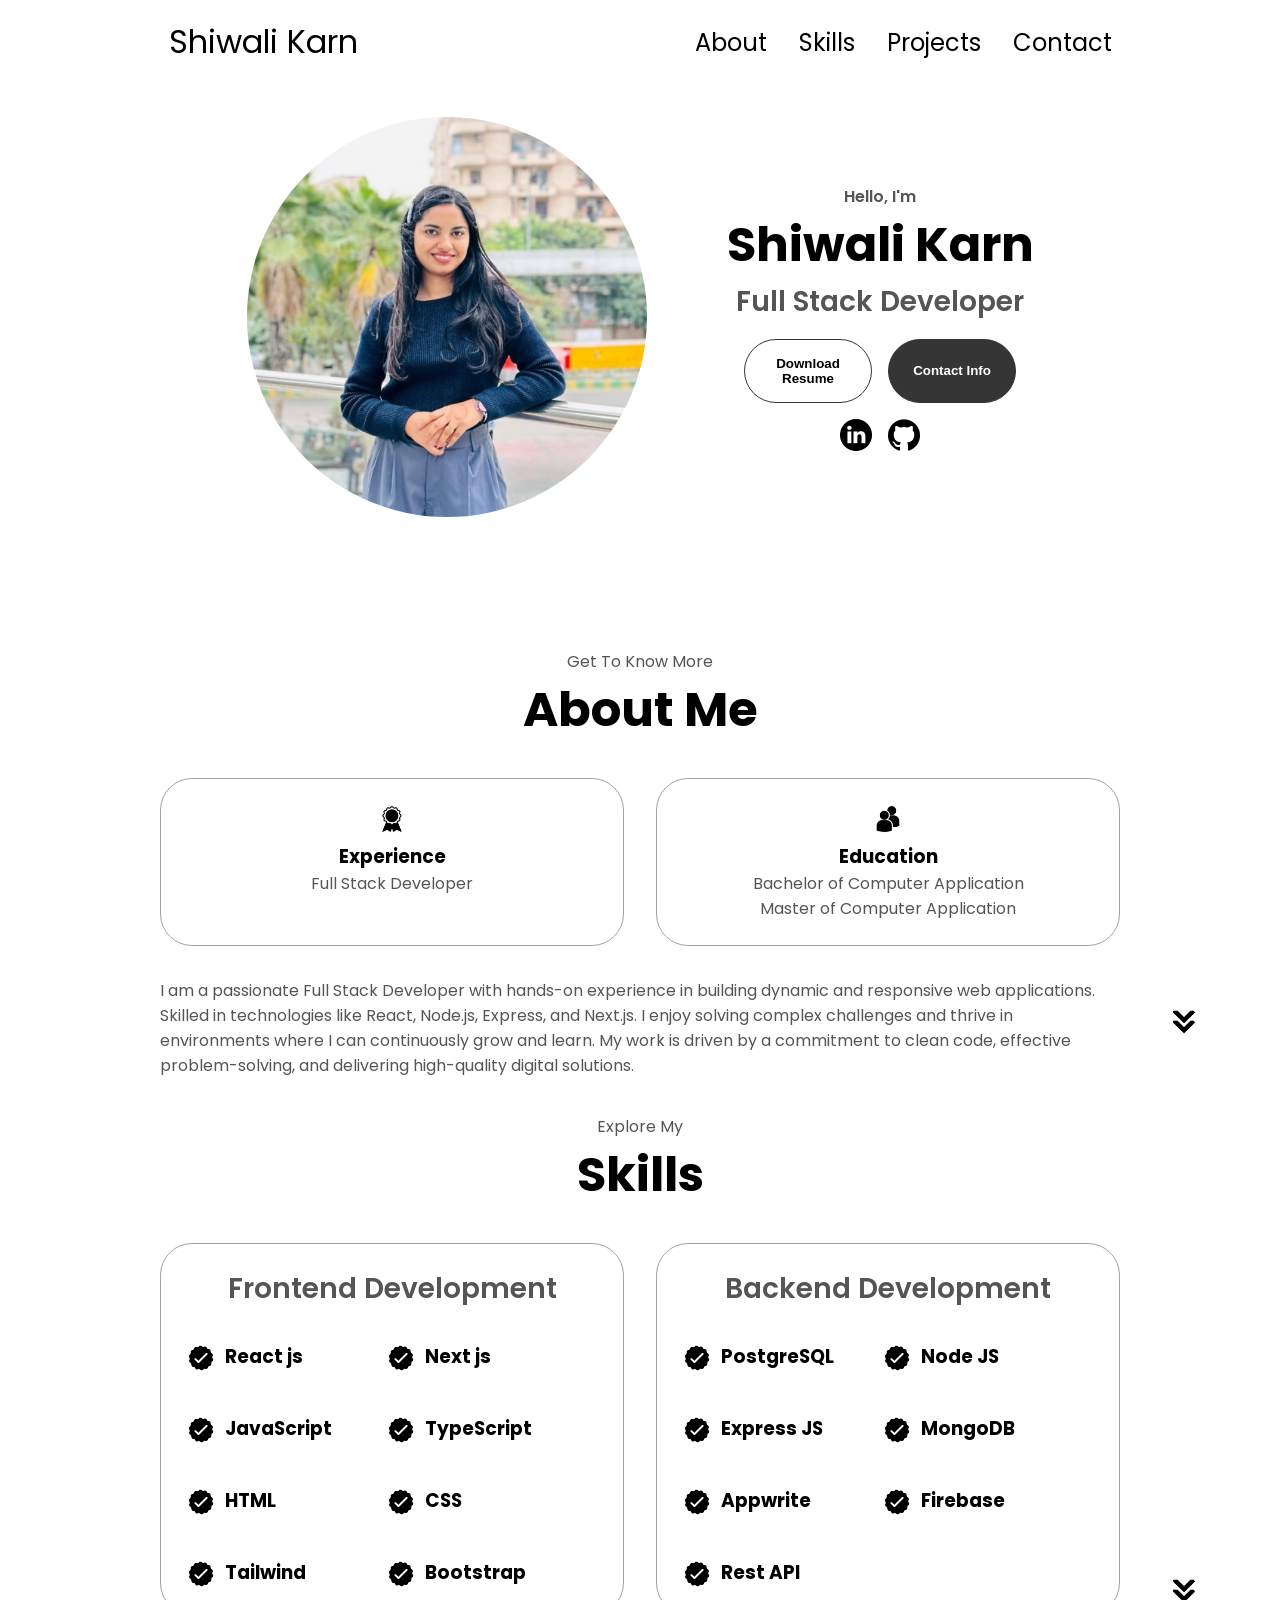
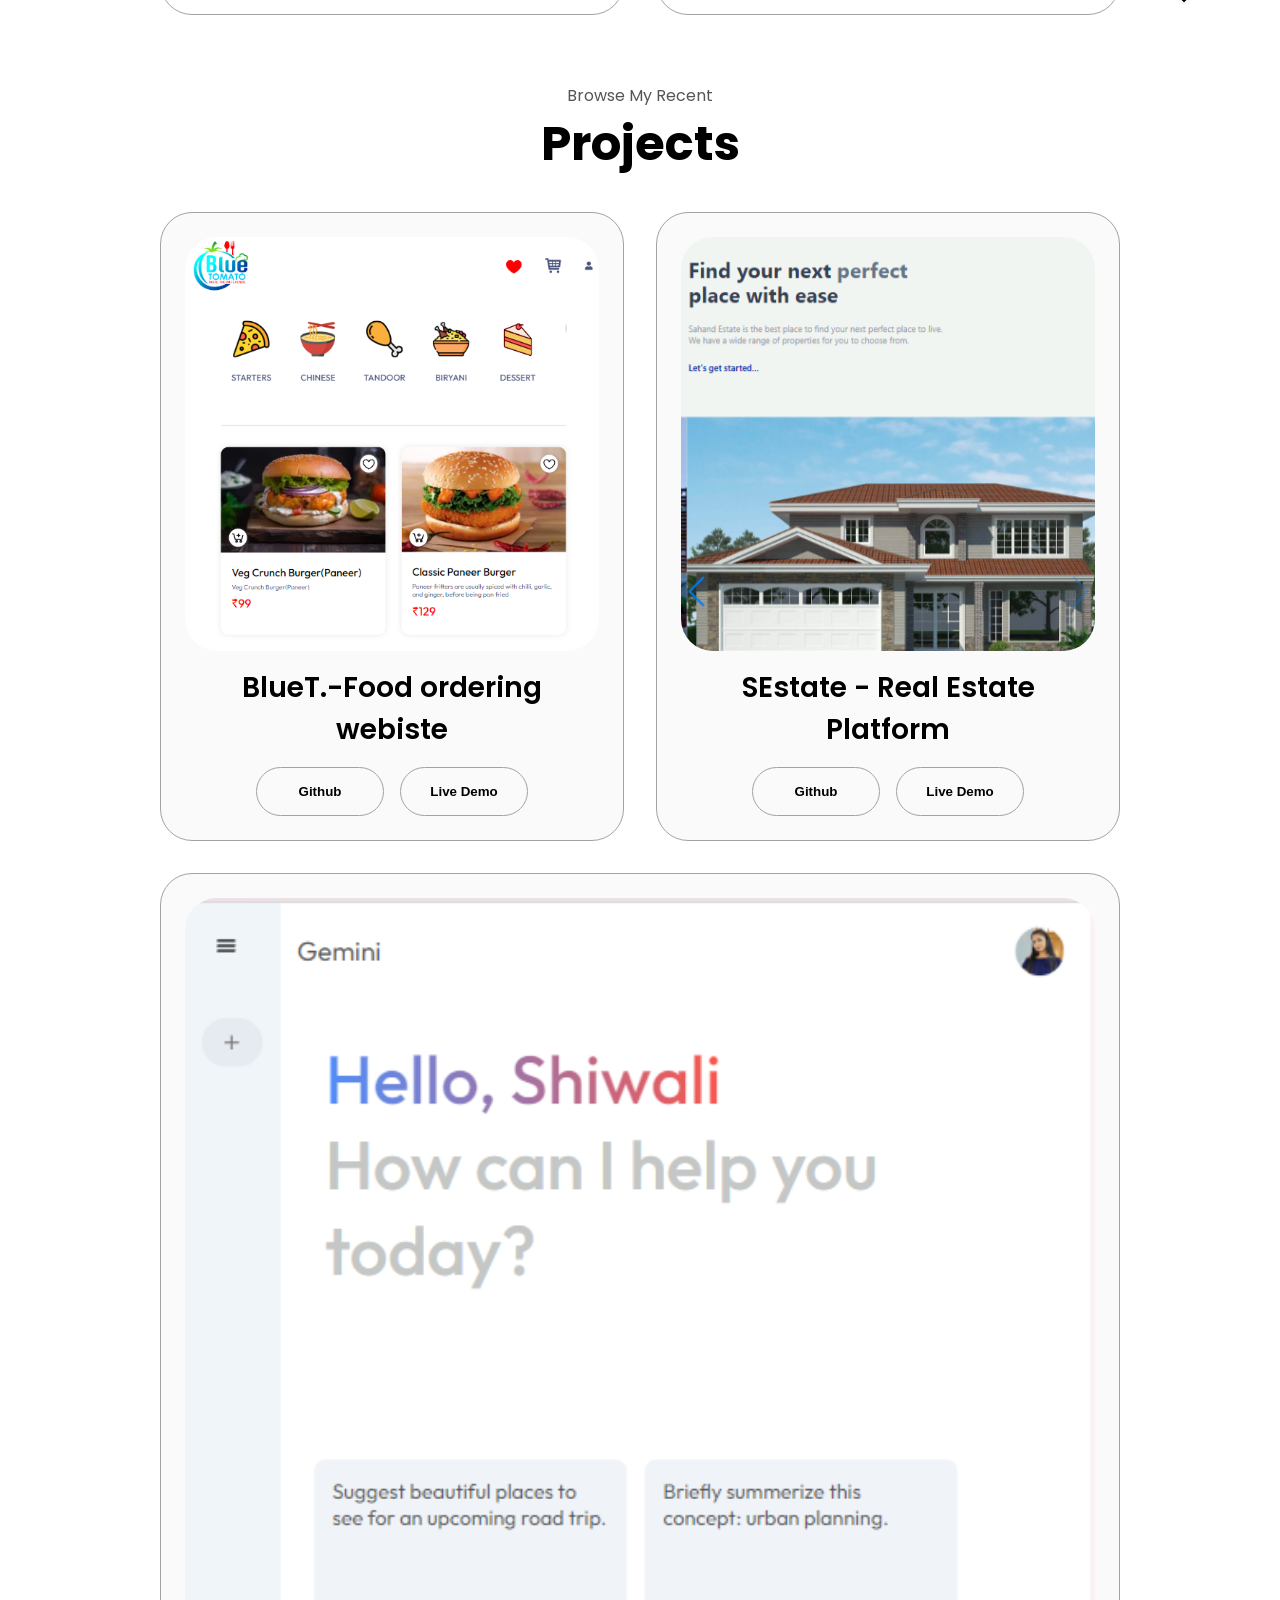
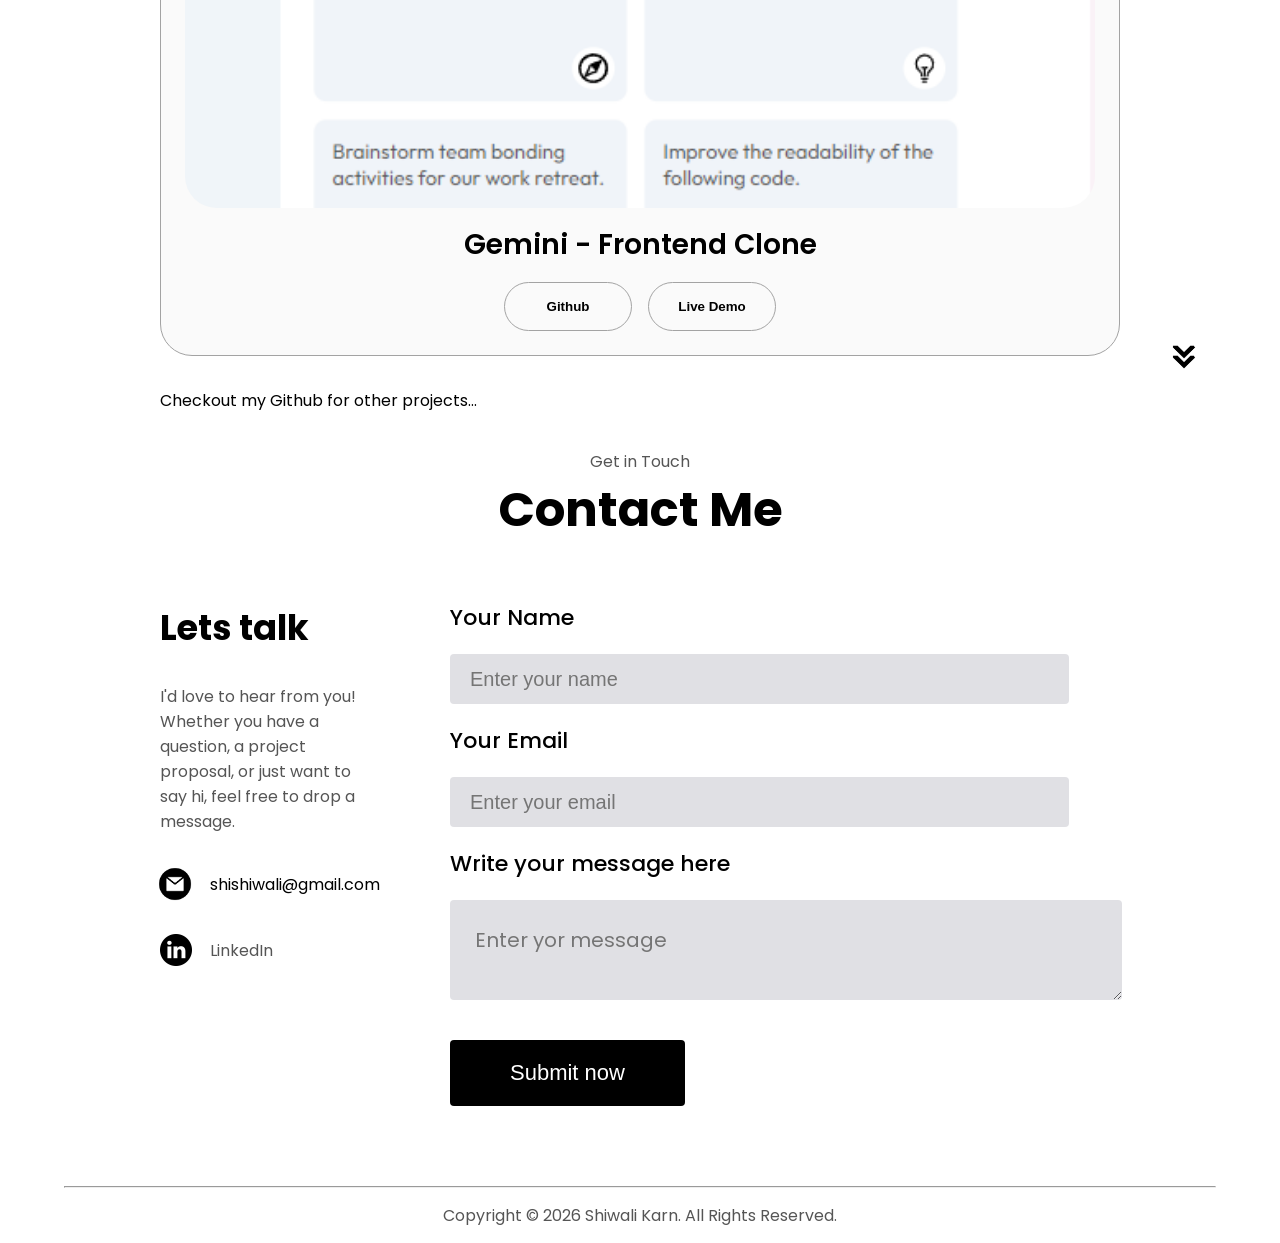
<file: index.html>
<!DOCTYPE html>
<html lang="en">

<head>
  <meta charset="UTF-8" />
  <meta http-equiv="X-UA-Compatible" content="IE=edge" />
  <meta name="viewport" content="width=device-width, initial-scale=1.0" />
  <title>My Portfolio</title>
  <link rel="stylesheet" href="style.css" />
  <link rel="stylesheet" href="mediaqueries.css" />
</head>

<body>
  <nav id="desktop-nav">
    <div class="logo"><a href="#profile">Shiwali Karn</a></div>
    <div>
      <ul class="nav-links">
        <li><a href="#about">About</a></li>
        <li><a href="#experience">Skills</a></li>
        <li><a href="#projects">Projects</a></li>
        <li><a href="#contact">Contact</a></li>

      </ul>

    </div>
  </nav>

  <section id="profile">
    <div class="section__pic-container">
      <img src="./assets/profile-pic.jpeg" alt="Shiwali profile picture" class="profile-pic" />
    </div>
    <div class="section__text">
      <p class="section__text__p1">Hello, I'm</p>
      <h1 class="title">Shiwali Karn</h1>
      <p class="section__text__p2">Full Stack Developer</p>
      <div class="btn-container">
        <button class="btn btn-color-2" onclick="window.open('./assets/Shiwali_Karn_Resume.pdf')">
          Download Resume
        </button>
        <button class="btn btn-color-1" onclick="location.href='./#contact'">
          Contact Info
        </button>
      </div>
      <div id="socials-container">
        <img src="./assets/linkedin.png" alt="My LinkedIn profile" class="icon icons-social"
          onclick="location.href='https://www.linkedin.com/in/shiwali-karn-b33b26199/'" />
        <img src="./assets/github.png" alt="My Github profile" class="icon icons-social"
          onclick="location.href='https://github.com/ShiwaliKarn'"  />
      </div>
    </div>
  </section>
  <section id="about">
    <p class="section__text__p1">Get To Know More</p>
    <h1 class="title">About Me</h1>
      <div class="about-details-container">
      <div class="about-containers">
        <div class="details-container">
          <img src="./assets/experience.png" alt="Experience icon" class="icon" />
          <h3>Experience</h3>
          <p>Full Stack Developer</p>
        </div>
        <div class="details-container">
          <img src="./assets/education.png" alt="Education icon" class="icon" />
          <h3>Education</h3>
          <p>Bachelor of Computer Application<br />Master of Computer Application</p>
        </div>
      </div>
      <div class="text-container">
        <p>
          I am a passionate Full Stack Developer with hands-on experience in building dynamic and responsive web applications. Skilled in technologies like React, Node.js, Express, and Next.js. I enjoy solving complex challenges and thrive in environments where I can continuously grow and learn. My work is driven by a commitment to clean code, effective problem-solving, and delivering high-quality digital solutions.
        </p>
      </div>
    </div>
    </div>
    <img src="./assets/arrow.png" alt="Arrow icon" class="icon arrow" onclick="location.href='./#experience'" />
  </section>
  <section id="experience">
    <p class="section__text__p1">Explore My</p>
    <h1 class="title">Skills</h1>
    <div class="experience-details-container">
      <div class="about-containers">
        <div class="details-container">
          <h2 class="experience-sub-title">Frontend Development</h2>
          <div class="article-container">
            <article>
              <img src="./assets/checkmark.png" alt="Experience icon" class="icon" />
              <div>
                <h3>React js</h3>

              </div>
            </article>
            <article>
              <img src="./assets/checkmark.png" alt="Experience icon" class="icon" />
              <div>
                <h3>Next js</h3>

              </div>
            </article>
            <article>
              <img src="./assets/checkmark.png" alt="Experience icon" class="icon" />
              <div>
                <h3>JavaScript</h3>

              </div>
            </article>
            <article>
              <img src="./assets/checkmark.png" alt="Experience icon" class="icon" />
              <div>
                <h3>TypeScript</h3>

              </div>
            </article>
            <article>
              <img src="./assets/checkmark.png" alt="Experience icon" class="icon" />
              <div>
                <h3>HTML</h3>

              </div>
            </article>
            <article>
              <img src="./assets/checkmark.png" alt="Experience icon" class="icon" />
              <div>
                <h3>CSS</h3>

              </div>
            </article>
            <article>
              <img src="./assets/checkmark.png" alt="Experience icon" class="icon" />
              <div>
                <h3>Tailwind</h3>

              </div>
            </article>
            <article>
              <img src="./assets/checkmark.png" alt="Experience icon" class="icon" />
              <div>
                <h3>Bootstrap</h3>

              </div>
            </article>
          </div>
        </div>
        <div class="details-container">
          <h2 class="experience-sub-title">Backend Development</h2>
          <div class="article-container">
            <article>
              <img src="./assets/checkmark.png" alt="Experience icon" class="icon" />
              <div>
                <h3>PostgreSQL</h3>

              </div>
            </article>
            <article>
              <img src="./assets/checkmark.png" alt="Experience icon" class="icon" />
              <div>
                <h3>Node JS</h3>

              </div>
            </article>
            <article>
              <img src="./assets/checkmark.png" alt="Experience icon" class="icon" />
              <div>
                <h3>Express JS</h3>

              </div>
            </article>
            <article>
              <img src="./assets/checkmark.png" alt="Experience icon" class="icon" />
              <div>
                <h3>MongoDB</h3>

              </div>
            </article>
            <article>
              <img src="./assets/checkmark.png" alt="Experience icon" class="icon" />
              <div>
                <h3>Appwrite</h3>

              </div>
            </article>
            <article>
              <img src="./assets/checkmark.png" alt="Experience icon" class="icon" />
              <div>
                <h3>Firebase</h3>

              </div>
            </article>
            <article>
              <img src="./assets/checkmark.png" alt="Experience icon" class="icon" />
              <div>
                <h3>Rest API</h3>

              </div>
            </article>
          </div>
        </div>
      </div>
    </div>
    <img src="./assets/arrow.png" alt="Arrow icon" class="icon arrow" onclick="location.href='./#projects'" />
  </section>
  <section id="projects">
    <p class="section__text__p1">Browse My Recent</p>
    <h1 class="title">Projects</h1>
    <div class="experience-details-container">
      <div class="about-containers">
        <div class="details-container color-container">
          <div class="article-container">
            <img src="./assets/project-1.png" alt="Project 1" class="project-img" />
          </div>
          <h2 class="experience-sub-title project-title">BlueT.-Food ordering webiste</h2>
          <div class="btn-container">
            <button class="btn btn-color-2 project-btn" onclick="location.href='https://github.com/ShiwaliKarn/blue-tomato'">
              Github
            </button>
            <button class="btn btn-color-2 project-btn" onclick="location.href='https://blue-tomato.vercel.app/'">
              Live Demo
            </button>
          </div>
        </div>
        <div class="details-container color-container">
          <div class="article-container">
            <img src="./assets/project-2.png" alt="Project 2" class="project-img" />
          </div>
          <h2 class="experience-sub-title project-title">SEstate - Real Estate Platform</h2>
          <div class="btn-container">
            <button class="btn btn-color-2 project-btn" onclick="location.href='https://github.com/ShiwaliKarn/real-estate'">
              Github
            </button>
            <button class="btn btn-color-2 project-btn" onclick="location.href='https://real-estate-rnqs.onrender.com'">
              Live Demo
            </button>
          </div>
        </div>
        <div class="details-container color-container">
          <div class="article-container">
            <img src="./assets/project-3.png" alt="Project 3" class="project-img" />
          </div>
          <h2 class="experience-sub-title project-title">Gemini - Frontend Clone</h2>
          <div class="btn-container">
            <button class="btn btn-color-2 project-btn" onclick="location.href='https://github.com/ShiwaliKarn/gemini-clone'">
              Github
            </button>
            <button class="btn btn-color-2 project-btn" onclick="location.href='https://gemini-clone-amber-five.vercel.app/'">
              Live Demo
            </button>
          </div>
        </div>
      </div>
    </div>
    <img src="./assets/arrow.png" alt="Arrow icon" class="icon arrow" onclick="location.href='./#contact'" />
    <a href="https://github.com/ShiwaliKarn" target="_blank">Checkout my Github for other projects...</a>
  </section>
  <section id="contact">
    <p class="section__text__p1">Get in Touch</p>
    <h1 class="title">Contact Me</h1>

    <div class="contact-div">
      <div class="contact-left">
        <h1>Lets talk</h1>
        <p>I'd love to hear from you! Whether you have a question, a project proposal, or just want to say hi, feel free
          to drop a message.</p>
        <div class="contact-details">
          <div class="contact-detail">
            <img src="./assets/email.png" alt="Email icon" class="icon contact-icon email-icon"
              style="margin-left: -5px" />
            <p><a href="mailto:examplemail@gmail.com" style="margin-left: -5px">shishiwali@gmail.com</a></p>
          </div>
          <div class="contact-detail"><a href="https://www.linkedin.com/in/shiwali-karn-b33b26199/" target="_blank">
              <img src="./assets/linkedin.png" alt="LinkedIn icon" class="icon contact-icon" />
              <p>LinkedIn</p>
            </a>
          </div>

        </div>
      </div>

      <form form action="https://api.web3forms.com/submit" method="POST" class="contact-right">
        <input type="hidden" name="access_key" value="e5d25583-47dc-4e1f-9b33-1f91b6eb8a76">
        <label for="">Your Name</label>
        <input type="text" placeholder="Enter your name" name="name" required>
        <label for="">Your Email</label>
        <input type="email" placeholder="Enter your email" name="email" required>
        <label for="">Write your message here</label>
        <textarea name="message" placeholder="Enter yor message"></textarea>
        <div class="h-captcha" data-captcha="true"></div>
        <button type="submit" class="contact-submit">Submit now</button>
      </form>
    </div>
  </section>
  <hr />
  <footer>


    <p id="copyright"></p>

  </footer>
  <script src="https://web3forms.com/client/script.js" async defer></script>
  <script src="script.js"></script>
</body>

</html>
</file>
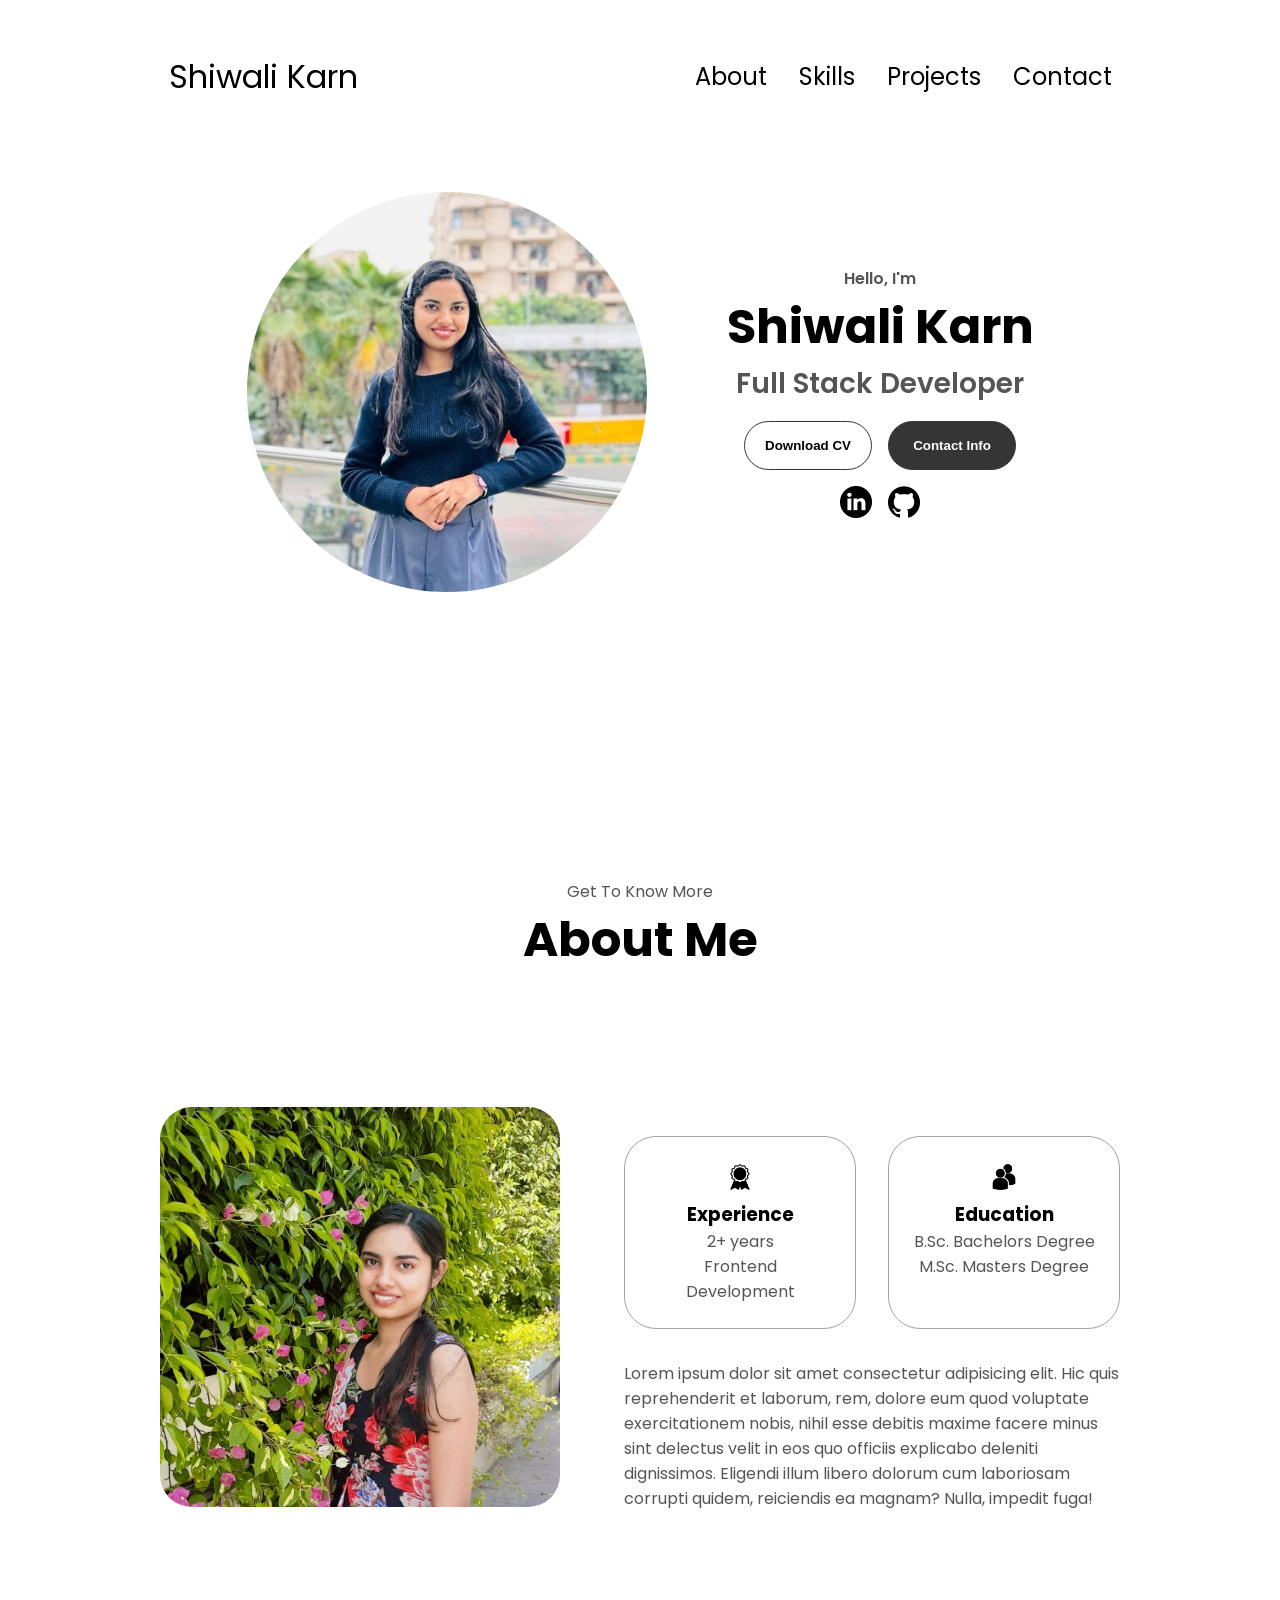
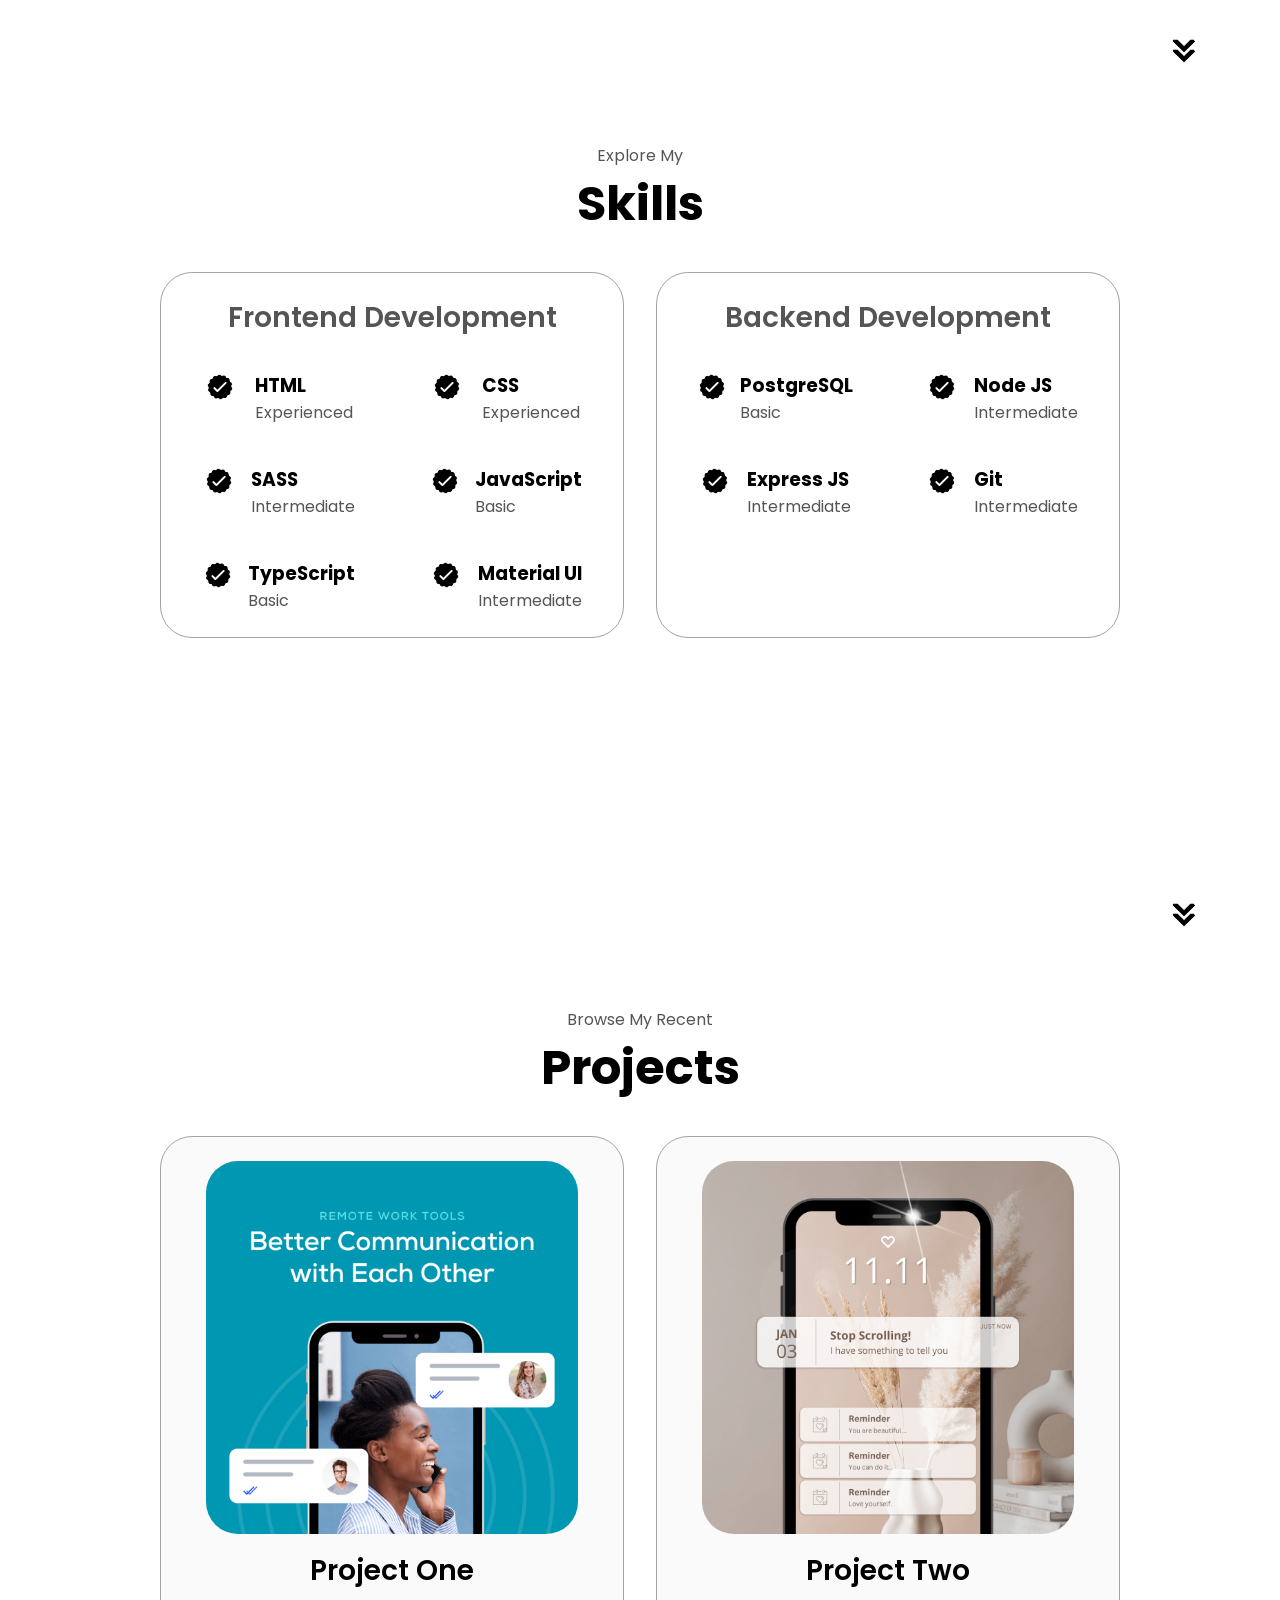
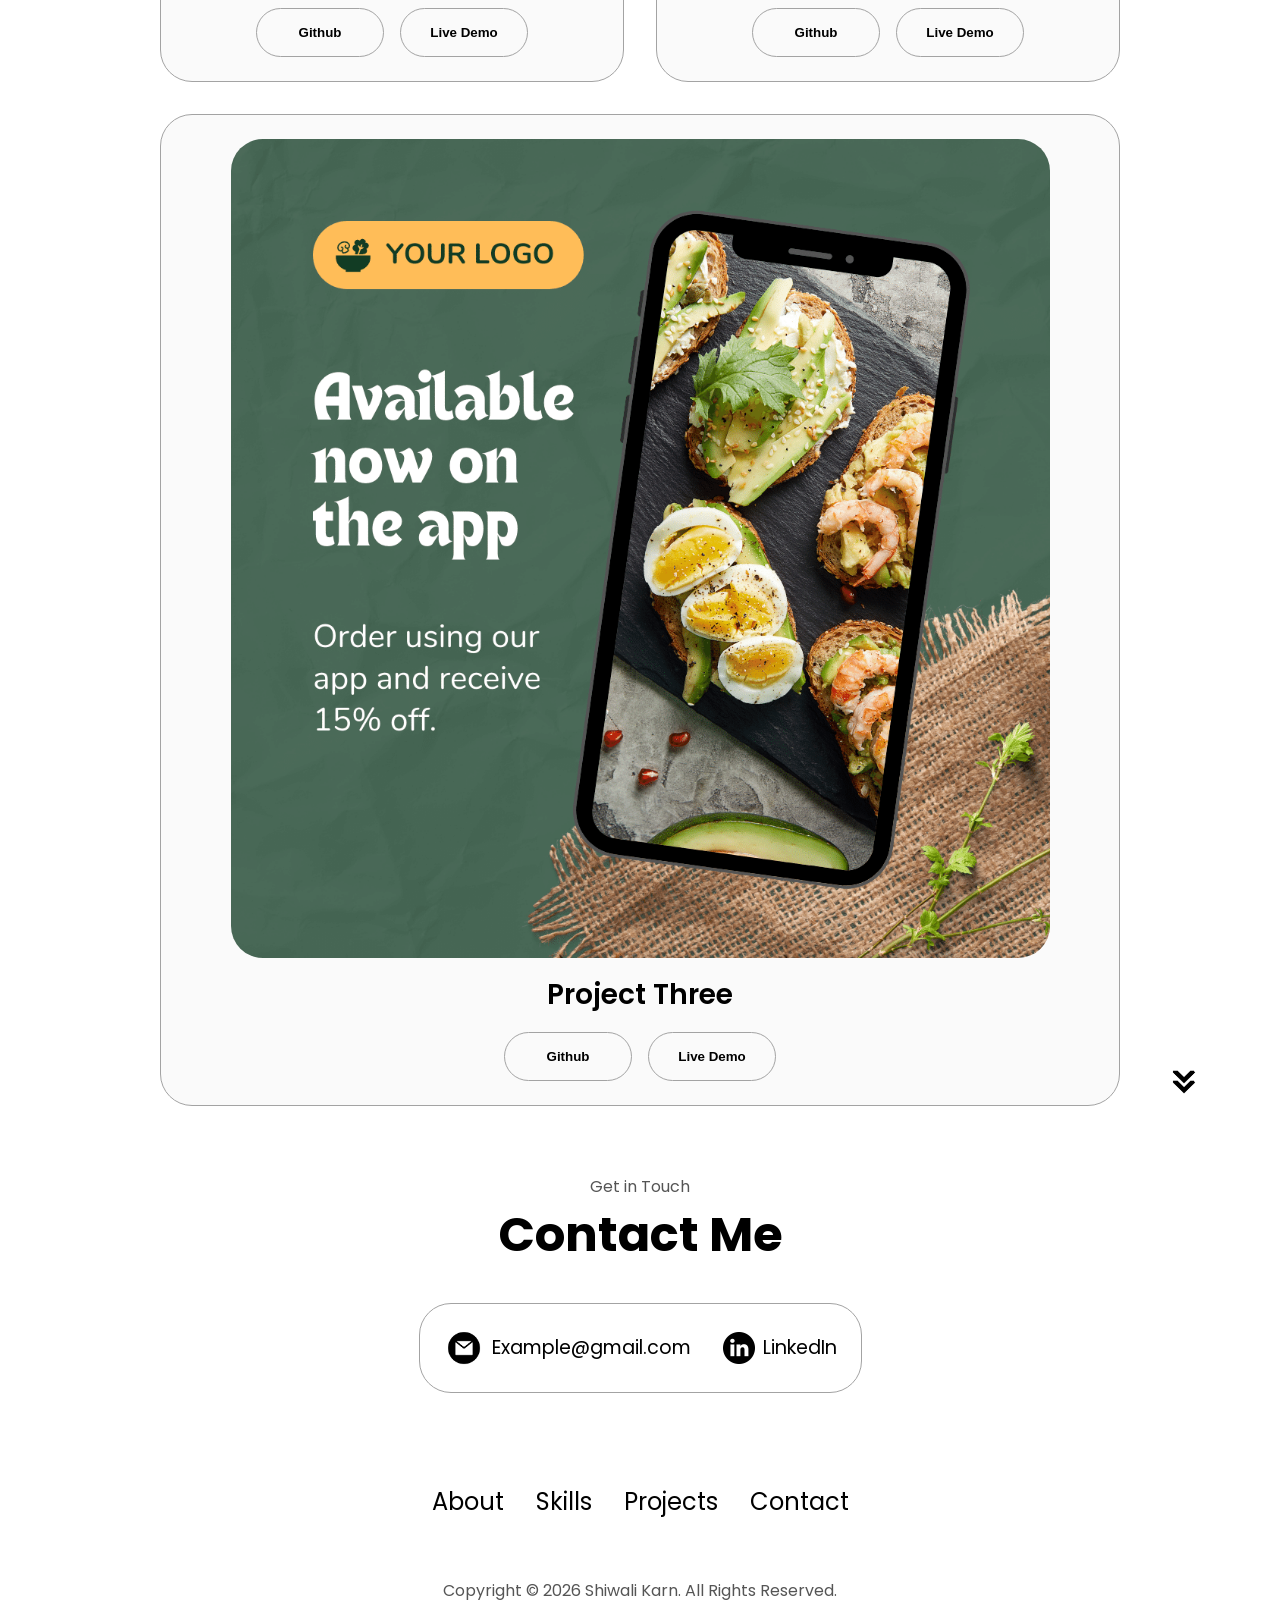
<file: Porfolio_Shiwali-main/index.html>
<!DOCTYPE html>
<html lang="en">
  <head>
    <meta charset="UTF-8" />
    <meta http-equiv="X-UA-Compatible" content="IE=edge" />
    <meta name="viewport" content="width=device-width, initial-scale=1.0" />
    <title>My Portfolio</title>
    <link rel="stylesheet" href="style.css" />
    <link rel="stylesheet" href="mediaqueries.css" />
  </head>
  <body>
    <nav id="desktop-nav">
      <div class="logo"><a href="#profile">Shiwali Karn</a></div>
      <div>
        <ul class="nav-links">
          <li><a href="#about">About</a></li>
          <li><a href="#experience">Skills</a></li>
          <li><a href="#projects">Projects</a></li>
          <li><a href="#contact">Contact</a></li>
        </ul>
      </div>
    </nav>

    <section id="profile">
      <div class="section__pic-container">
        <img src="./assets/profile-pic.jpeg" alt="Shiwali profile picture" class="profile-pic" />
      </div>
      <div class="section__text">
        <p class="section__text__p1">Hello, I'm</p>
        <h1 class="title">Shiwali Karn</h1>
        <p class="section__text__p2">Full Stack Developer</p>
        <div class="btn-container">
          <button
            class="btn btn-color-2"
            onclick="window.open('./assets/resume-example.pdf')"
          >
            Download CV
          </button>
          <button class="btn btn-color-1" onclick="location.href='./#contact'">
            Contact Info
          </button>
        </div>
        <div id="socials-container">
          <img
            src="./assets/linkedin.png"
            alt="My LinkedIn profile"
            class="icon"
            onclick="location.href='https://linkedin.com/'"
          />
          <img
            src="./assets/github.png"
            alt="My Github profile"
            class="icon"
            onclick="location.href='https://github.com/'"
          />
        </div>
      </div>
    </section>
    <section id="about">
      <p class="section__text__p1">Get To Know More</p>
      <h1 class="title">About Me</h1>
      <div class="section-container">
        <div class="section__pic-container">
          <img
            src="./assets/about-pic.jpg"
            alt="Profile picture"
            class="about-pic"
          />
        </div>
        <div class="about-details-container">
          <div class="about-containers">
            <div class="details-container">
              <img
                src="./assets/experience.png"
                alt="Experience icon"
                class="icon"
              />
              <h3>Experience</h3>
              <p>2+ years <br />Frontend Development</p>
            </div>
            <div class="details-container">
              <img
                src="./assets/education.png"
                alt="Education icon"
                class="icon"
              />
              <h3>Education</h3>
              <p>B.Sc. Bachelors Degree<br />M.Sc. Masters Degree</p>
            </div>
          </div>
          <div class="text-container">
            <p>
              Lorem ipsum dolor sit amet consectetur adipisicing elit. Hic quis
              reprehenderit et laborum, rem, dolore eum quod voluptate
              exercitationem nobis, nihil esse debitis maxime facere minus sint
              delectus velit in eos quo officiis explicabo deleniti dignissimos.
              Eligendi illum libero dolorum cum laboriosam corrupti quidem,
              reiciendis ea magnam? Nulla, impedit fuga!
            </p>
          </div>
        </div>
      </div>
      <img
        src="./assets/arrow.png"
        alt="Arrow icon"
        class="icon arrow"
        onclick="location.href='./#experience'"
      />
    </section>
    <section id="experience">
      <p class="section__text__p1">Explore My</p>
      <h1 class="title">Skills</h1>
      <div class="experience-details-container">
        <div class="about-containers">
          <div class="details-container">
            <h2 class="experience-sub-title">Frontend Development</h2>
            <div class="article-container">
              <article>
                <img
                  src="./assets/checkmark.png"
                  alt="Experience icon"
                  class="icon"
                />
                <div>
                  <h3>HTML</h3>
                  <p>Experienced</p>
                </div>
              </article>
              <article>
                <img
                  src="./assets/checkmark.png"
                  alt="Experience icon"
                  class="icon"
                />
                <div>
                  <h3>CSS</h3>
                  <p>Experienced</p>
                </div>
              </article>
              <article>
                <img
                  src="./assets/checkmark.png"
                  alt="Experience icon"
                  class="icon"
                />
                <div>
                  <h3>SASS</h3>
                  <p>Intermediate</p>
                </div>
              </article>
              <article>
                <img
                  src="./assets/checkmark.png"
                  alt="Experience icon"
                  class="icon"
                />
                <div>
                  <h3>JavaScript</h3>
                  <p>Basic</p>
                </div>
              </article>
              <article>
                <img
                  src="./assets/checkmark.png"
                  alt="Experience icon"
                  class="icon"
                />
                <div>
                  <h3>TypeScript</h3>
                  <p>Basic</p>
                </div>
              </article>
              <article>
                <img
                  src="./assets/checkmark.png"
                  alt="Experience icon"
                  class="icon"
                />
                <div>
                  <h3>Material UI</h3>
                  <p>Intermediate</p>
                </div>
              </article>
            </div>
          </div>
          <div class="details-container">
            <h2 class="experience-sub-title">Backend Development</h2>
            <div class="article-container">
              <article>
                <img
                  src="./assets/checkmark.png"
                  alt="Experience icon"
                  class="icon"
                />
                <div>
                  <h3>PostgreSQL</h3>
                  <p>Basic</p>
                </div>
              </article>
              <article>
                <img
                  src="./assets/checkmark.png"
                  alt="Experience icon"
                  class="icon"
                />
                <div>
                  <h3>Node JS</h3>
                  <p>Intermediate</p>
                </div>
              </article>
              <article>
                <img
                  src="./assets/checkmark.png"
                  alt="Experience icon"
                  class="icon"
                />
                <div>
                  <h3>Express JS</h3>
                  <p>Intermediate</p>
                </div>
              </article>
              <article>
                <img
                  src="./assets/checkmark.png"
                  alt="Experience icon"
                  class="icon"
                />
                <div>
                  <h3>Git</h3>
                  <p>Intermediate</p>
                </div>
              </article>
            </div>
          </div>
        </div>
      </div>
      <img
        src="./assets/arrow.png"
        alt="Arrow icon"
        class="icon arrow"
        onclick="location.href='./#projects'"
      />
    </section>
    <section id="projects">
      <p class="section__text__p1">Browse My Recent</p>
      <h1 class="title">Projects</h1>
      <div class="experience-details-container">
        <div class="about-containers">
          <div class="details-container color-container">
            <div class="article-container">
              <img
                src="./assets/project-1.png"
                alt="Project 1"
                class="project-img"
              />
            </div>
            <h2 class="experience-sub-title project-title">Project One</h2>
            <div class="btn-container">
              <button
                class="btn btn-color-2 project-btn"
                onclick="location.href='https://github.com/'"
              >
                Github
              </button>
              <button
                class="btn btn-color-2 project-btn"
                onclick="location.href='https://github.com/'"
              >
                Live Demo
              </button>
            </div>
          </div>
          <div class="details-container color-container">
            <div class="article-container">
              <img
                src="./assets/project-2.png"
                alt="Project 2"
                class="project-img"
              />
            </div>
            <h2 class="experience-sub-title project-title">Project Two</h2>
            <div class="btn-container">
              <button
                class="btn btn-color-2 project-btn"
                onclick="location.href='https://github.com/'"
              >
                Github
              </button>
              <button
                class="btn btn-color-2 project-btn"
                onclick="location.href='https://github.com/'"
              >
                Live Demo
              </button>
            </div>
          </div>
          <div class="details-container color-container">
            <div class="article-container">
              <img
                src="./assets/project-3.png"
                alt="Project 3"
                class="project-img"
              />
            </div>
            <h2 class="experience-sub-title project-title">Project Three</h2>
            <div class="btn-container">
              <button
                class="btn btn-color-2 project-btn"
                onclick="location.href='https://github.com/'"
              >
                Github
              </button>
              <button
                class="btn btn-color-2 project-btn"
                onclick="location.href='https://github.com/'"
              >
                Live Demo
              </button>
            </div>
          </div>
        </div>
      </div>
      <img
        src="./assets/arrow.png"
        alt="Arrow icon"
        class="icon arrow"
        onclick="location.href='./#contact'"
      />
    </section>
    <section id="contact">
      <p class="section__text__p1">Get in Touch</p>
      <h1 class="title">Contact Me</h1>
      <div class="contact-info-upper-container">
        <div class="contact-info-container">
          <img
            src="./assets/email.png"
            alt="Email icon"
            class="icon contact-icon email-icon"
          />
          <p><a href="mailto:examplemail@gmail.com">Example@gmail.com</a></p>
        </div>
        <div class="contact-info-container">
          <img
            src="./assets/linkedin.png"
            alt="LinkedIn icon"
            class="icon contact-icon"
          />
          <p><a href="https://www.linkedin.com">LinkedIn</a></p>
        </div>
      </div>
    </section>
    <footer>
      <nav>
        <div class="nav-links-container">
          <ul class="nav-links">
            <li><a href="#about">About</a></li>
            <li><a href="#experience">Skills</a></li>
            <li><a href="#projects">Projects</a></li>
            <li><a href="#contact">Contact</a></li>
          </ul>
        </div>
      </nav>

        <p id="copyright"></p>

    </footer>
    <script src="script.js"></script>
  </body>
</html>
</file>
<file: style.css>
/* GENERAL */

@import url("https://fonts.googleapis.com/css2?family=Poppins:wght@300;400;500;600&display=swap");

* {
  margin: 0;
  padding: 0;
  box-sizing: border-box;
}

body {
  font-family: "Poppins", sans-serif;
}

html {
  scroll-behavior: smooth;
}

p {
  color: rgb(85, 85, 85);
}

/* TRANSITION */

a,
.btn {
  transition: all 300ms ease;
}

/* DESKTOP NAV */
#desktop-nav {
  position: fixed;
  top: 0;
  right: 0;
  left: 0;
  z-index: 3;
  background-color: white;
  height: 84px;
  transition: box-shadow 0.3s ease;
}

.shadow {
  box-shadow: 0px -1px 14px #a19f9f96;
}

nav,
.nav-links {
  display: flex;
}

nav {
  justify-content: space-around;
  align-items: center;
}

.nav-links {
  gap: 2rem;
  list-style: none;
  font-size: 1.5rem;
}

a {
  color: black;
  text-decoration: none;
  text-decoration-color: white;
}

a:hover {
  color: grey;
  text-decoration: underline;
  text-underline-offset: 1rem;
  text-decoration-color: rgb(181, 181, 181);
}

.logo {
  font-size: 2rem;
}

.logo:hover {
  cursor: default;
}

/* SECTIONS */

section {
  padding-top: 4vh;
  margin: 0 10rem;
  box-sizing: border-box;
  min-height: fit-content;
}

.section-container {
  display: flex;
}

/* PROFILE SECTION */

#profile {
  display: flex;
  justify-content: center;
  gap: 5rem;
  padding-top: 117px;
}

.section__pic-container {
  display: flex;
  height: 400px;
  width: 400px;
  margin: auto 0;
}

.profile-pic {
  border-radius: 50%;
}

.section__text {
  align-self: center;
  text-align: center;
}

.section__text p {
  font-weight: 600;
}

.section__text__p1 {
  text-align: center;
}

.section__text__p2 {
  font-size: 1.75rem;
  margin-bottom: 1rem;
}

.title {
  font-size: 3rem;
  text-align: center;
}

#socials-container {
  display: flex;
  justify-content: center;
  margin-top: 1rem;
  gap: 1rem;
}

/* ICONS */

.icon {
  cursor: pointer;
  height: 2rem;
  transition: 0.4s;
}

.icons-social:hover {
  transform: scale(1.1);
}

/* BUTTONS */

.btn-container {
  display: flex;
  justify-content: center;
  gap: 1rem;
}

.btn {
  font-weight: 600;
  transition: all 300ms ease;
  padding: 1rem;
  width: 8rem;
  border-radius: 2rem;
}

.btn-color-1,
.btn-color-2 {
  border: rgb(53, 53, 53) 0.1rem solid;
}

.btn-color-1:hover,
.btn-color-2:hover {
  cursor: pointer;
}

.btn-color-1,
.btn-color-2:hover {
  background: rgb(53, 53, 53);
  color: white;
}

.btn-color-1:hover {
  background: rgb(0, 0, 0);
}

.btn-color-2 {
  background: none;
}

.btn-color-2:hover {
  border: rgb(255, 255, 255) 0.1rem solid;
}

.btn-container {
  gap: 1rem;
}

/* ABOUT SECTION */

#about {
  position: relative;
}

.about-containers {
  gap: 2rem;
  margin-bottom: 2rem;
  margin-top: 2rem;
}

.about-details-container {
  justify-content: center;
  flex-direction: column;
}

.about-containers,
.about-details-container {
  display: flex;
}

.about-pic {
  border-radius: 2rem;
}

.arrow {
  position: absolute;
  right: -5rem;
  bottom: 2.5rem;
}

.details-container {
  padding: 1.5rem;
  flex: 1;
  background: white;
  border-radius: 2rem;
  border: rgb(53, 53, 53) 0.1rem solid;
  border-color: rgb(163, 163, 163);
  text-align: center;
}

.section-container {
  gap: 4rem;
  height: 80%;
}

.section__pic-container {
  height: 400px;
  width: 400px;
  margin: auto 0;
}

/* EXPERIENCE SECTION */

#experience {
  position: relative;
}

.experience-sub-title {
  color: rgb(85, 85, 85);
  font-weight: 600;
  font-size: 1.75rem;
  margin-bottom: 2rem;
}

.experience-details-container {
  display: flex;
  justify-content: center;
  flex-direction: column;
}

.article-container {
  display: flex;
  align-items: flex-start;
  flex-wrap: wrap;
  flex-direction: row;
  gap: 2.5rem;
}

article {
  display: flex;
  width: 10rem;
  gap: 0.5rem;
}

article .icon {
  cursor: default;
}

/* PROJECTS SECTION */

#projects {
  position: relative;
}

.color-container {
  border-color: rgb(163, 163, 163);
  background: rgb(250, 250, 250);
}

.project-img {
  border-radius: 2rem;
  width: 100%;
  height: 90%;
}

.project-title {
  margin: 1rem;
  color: black;
}

.project-btn {
  color: black;
  border-color: rgb(163, 163, 163);
}

/* CONTACT */

#contact {
  display: flex;
  justify-content: center;
  flex-direction: column;
  margin-bottom: 80px;
  /* height: 70vh; */
}

.contact-icon {
  cursor: default;
}

.email-icon {
  height: 2.5rem;
}

.contact-div {
  margin-top: 55px;
  display: flex;
  gap: 70px;
  /* flex-wrap: wrap; */
}

.contact-left {
  display: flex;
  flex-direction: column;
  gap: 30px;
}

.contact-left h1 {
  font-size: 35px;
  font-weight: 700;
}

.contact-details {
  display: flex;
  flex-direction: column;
  gap: 30px;
}

.contact-detail {
  display: flex;
  align-items: center;
  gap: 20px;
}
.contact-detail a {
  display: flex;
  align-items: center;
  gap: 18px;
  cursor: pointer;
}

.contact-right {
  display: flex;
  flex-direction: column;
  align-items: flex-start;
  gap: 20px;
}

.contact-right label {
  font-size: 22px;
  font-weight: 500;
}

.contact-right input {
  border: none;
  width: 619px;
  height: 50px;
  padding-left: 20px;
  border-radius: 4px;
  background: rgb(224, 224, 228);
  font-size: 20px;
}
.contact-right textarea {
  width: 672px;
  border: none;
  padding: 25px;
  font-size: 20px;
  border-radius: 4px;
  background: rgb(224, 224, 228);
  height: 100px;
  font-family: "Poppins", sans-serif;
}

.contact-submit {
  font-size: 22px;
  background-color: black;
  color: white;
  border: none;
  padding: 20px 60px;
  cursor: pointer;
  transition: 0.4s;
  border-radius: 4px;
}

.contact-submit:hover {
  transform: scale(1.05);
}

/* FOOTER SECTION */

footer {
  margin: 0 1rem;
}

footer p {
  text-align: center;
}

hr {
  width: 90%;
  margin: auto;
}
#copyright {
  padding: 15px 0;
}

#moon {
  width: 30px;
  cursor: pointer;
}
</file>
<file: mediaqueries.css>
@media (max-width: 1400px) {
  #profile {
    margin-bottom: 6rem;
  }
  .about-containers {
    flex-wrap: wrap;
  }
  #contact,
  #projects {
    height: fit-content;
  }
}

@media (max-width: 1200px) {
  #experience,
  .experience-details-container {
    margin-top: 2rem;
  }
  #profile,
  .section-container {
    display: block;
  }
  .arrow {
    display: none;
  }
  section,
  .section-container {
    height: fit-content;
  }
  section {
    margin: 0 5%;
  }
  .section__pic-container {
    width: 275px;
    height: 275px;
    margin: 0 auto 2rem;
    padding-top: 30px;
  }
  .about-containers {
    margin-top: 0;
  }
}
@media (max-width: 1110px) {
  .contact-div {
    flex-direction: column;
  }
  .contact-right input {
    width: 70%;
  }
  .contact-right textarea {
    width: 84%;
  }
}

@media (max-width: 600px) {
  #profile {
    margin-bottom: 0;
    padding-top: 75px;
  }
  article {
    font-size: 1rem;
  }
  footer nav {
    height: fit-content;
    margin-bottom: 2rem;
  }
  .about-containers,
  .contact-info-upper-container,
  .btn-container {
    flex-wrap: wrap;
  }
  .contact-info-container {
    margin: 0;
  }
  .contact-info-container p,
  .nav-links li a {
    font-size: 1rem;
  }
  .experience-sub-title {
    font-size: 1.25rem;
  }
  .logo {
    display: none;
  }

  .section__pic-container {
    width: auto;

    justify-content: center;
  }
  .section__text__p2 {
    font-size: 1.25rem;
  }
  .title {
    font-size: 2rem;
  }
  .text-container {
    text-align: justify;
  }
  #copyright {
    font-size: 15px;
  }
}
</file>
<file: Porfolio_Shiwali-main/style.css>
/* GENERAL */

@import url("https://fonts.googleapis.com/css2?family=Poppins:wght@300;400;500;600&display=swap");

* {
  margin: 0;
  padding: 0;
}

body {
  font-family: "Poppins", sans-serif;
}

html {
  scroll-behavior: smooth;
}

p {
  color: rgb(85, 85, 85);
}

/* TRANSITION */

a,
.btn {
  transition: all 300ms ease;
}

/* DESKTOP NAV */
#desktop-nav{
  position: fixed;
  top: 0;
  right: 0;
  left: 0;
  z-index: 3;
  background-color: white;
  transition: box-shadow 0.3s ease;
}
.shadow {
  box-shadow: 0px -1px 14px #a19f9f96;
}

nav,
.nav-links {
  display: flex;
}

nav {
  justify-content: space-around;
  align-items: center;
  height: 17vh;
}

.nav-links {
  gap: 2rem;
  list-style: none;
  font-size: 1.5rem;
}

a {
  color: black;
  text-decoration: none;
  text-decoration-color: white;
}

a:hover {
  color: grey;
  text-decoration: underline;
  text-underline-offset: 1rem;
  text-decoration-color: rgb(181, 181, 181);
}

.logo {
  font-size: 2rem;
}

.logo:hover {
  cursor: default;
}

/* HAMBURGER MENU */

#hamburger-nav {
  display: none;
}

.hamburger-menu {
  position: relative;
  display: inline-block;
}

.hamburger-icon {
  display: flex;
  flex-direction: column;
  justify-content: space-between;
  height: 24px;
  width: 30px;
  cursor: pointer;
}

.hamburger-icon span {
  width: 100%;
  height: 2px;
  background-color: black;
  transition: all 0.3 ease-in-out;
}

.menu-links {
  position: absolute;
  top: 100%;
  right: 0;
  background-color: white;
  width: fit-content;
  max-height: 0;
  overflow: hidden;
  transition: all 0.3 ease-in-out;
}

.menu-links a {
  display: block;
  padding: 10px;
  text-align: center;
  font-size: 1.5rem;
  color: black;
  text-decoration: none;
  transition: all 0.3 ease-in-out;
}

.menu-links li {
  list-style: none;
}

.menu-links.open {
  max-height: 300px;
}

.hamburger-icon.open span:first-child {
  transform: rotate(45deg) translate(10px, 5px);
}

.hamburger-icon.open span:nth-child(2) {
  opacity: 0;
}

.hamburger-icon.open span:last-child {
  transform: rotate(-45deg) translate(10px, -5px);
}

.hamburger-icon span:first-child {
  transform: none;
}

.hamburger-icon span:first-child {
  opacity: 1;
}

.hamburger-icon span:first-child {
  transform: none;
}

/* SECTIONS */

section {
  padding-top: 4vh;
  height: 96vh;
  margin: 0 10rem;
  box-sizing: border-box;
  min-height: fit-content;
}

.section-container {
  display: flex;
}

/* PROFILE SECTION */

#profile {
  display: flex;
  justify-content: center;
  gap: 5rem;
  height: 80vh;
}

.section__pic-container {
  display: flex;
  height: 400px;
  width: 400px;
  margin: auto 0;
}
.profile-pic{
  border-radius: 50%;
}

.section__text {
  align-self: center;
  text-align: center;
}

.section__text p {
  font-weight: 600;
}

.section__text__p1 {
  text-align: center;
}

.section__text__p2 {
  font-size: 1.75rem;
  margin-bottom: 1rem;
}

.title {
  font-size: 3rem;
  text-align: center;
}

#socials-container {
  display: flex;
  justify-content: center;
  margin-top: 1rem;
  gap: 1rem;
}

/* ICONS */

.icon {
  cursor: pointer;
  height: 2rem;
}

/* BUTTONS */

.btn-container {
  display: flex;
  justify-content: center;
  gap: 1rem;
}

.btn {
  font-weight: 600;
  transition: all 300ms ease;
  padding: 1rem;
  width: 8rem;
  border-radius: 2rem;
}

.btn-color-1,
.btn-color-2 {
  border: rgb(53, 53, 53) 0.1rem solid;
}

.btn-color-1:hover,
.btn-color-2:hover {
  cursor: pointer;
}

.btn-color-1,
.btn-color-2:hover {
  background: rgb(53, 53, 53);
  color: white;
}

.btn-color-1:hover {
  background: rgb(0, 0, 0);
}

.btn-color-2 {
  background: none;
}

.btn-color-2:hover {
  border: rgb(255, 255, 255) 0.1rem solid;
}

.btn-container {
  gap: 1rem;
}

/* ABOUT SECTION */

#about {
  position: relative;
}

.about-containers {
  gap: 2rem;
  margin-bottom: 2rem;
  margin-top: 2rem;
}

.about-details-container {
  justify-content: center;
  flex-direction: column;
}

.about-containers,
.about-details-container {
  display: flex;
}

.about-pic {
  border-radius: 2rem;
}

.arrow {
  position: absolute;
  right: -5rem;
  bottom: 2.5rem;
}

.details-container {
  padding: 1.5rem;
  flex: 1;
  background: white;
  border-radius: 2rem;
  border: rgb(53, 53, 53) 0.1rem solid;
  border-color: rgb(163, 163, 163);
  text-align: center;
}

.section-container {
  gap: 4rem;
  height: 80%;
}

.section__pic-container {
  height: 400px;
  width: 400px;
  margin: auto 0;
}

/* EXPERIENCE SECTION */

#experience {
  position: relative;
}

.experience-sub-title {
  color: rgb(85, 85, 85);
  font-weight: 600;
  font-size: 1.75rem;
  margin-bottom: 2rem;
}

.experience-details-container {
  display: flex;
  justify-content: center;
  flex-direction: column;
}

.article-container {
  display: flex;
  text-align: initial;
  flex-wrap: wrap;
  flex-direction: row;
  gap: 2.5rem;
  justify-content: space-around;
}

article {
  display: flex;
  width: 10rem;
  justify-content: space-around;
  gap: 0.5rem;
}

article .icon {
  cursor: default;
}

/* PROJECTS SECTION */

#projects {
  position: relative;
}

.color-container {
  border-color: rgb(163, 163, 163);
  background: rgb(250, 250, 250);
}

.project-img {
  border-radius: 2rem;
  width: 90%;
  height: 90%;
}

.project-title {
  margin: 1rem;
  color: black;
}

.project-btn {
  color: black;
  border-color: rgb(163, 163, 163);
}

/* CONTACT */

#contact {
  display: flex;
  justify-content: center;
  flex-direction: column;
  height: 70vh;
}

.contact-info-upper-container {
  display: flex;
  justify-content: center;
  border-radius: 2rem;
  border: rgb(53, 53, 53) 0.1rem solid;
  border-color: rgb(163, 163, 163);
  background: (250, 250, 250);
  margin: 2rem auto;
  padding: 0.5rem;
}

.contact-info-container {
  display: flex;
  align-items: center;
  justify-content: center;
  gap: 0.5rem;
  margin: 1rem;
}

.contact-info-container p {
  font-size: larger;
}

.contact-icon {
  cursor: default;
}

.email-icon {
  height: 2.5rem;
}

/* FOOTER SECTION */

footer {
  height: 26vh;
  margin: 0 1rem;
}

footer p {
  text-align: center;
}
</file>
<file: Porfolio_Shiwali-main/mediaqueries.css>
@media screen and (max-width: 1400px) {
  #profile {
    height: 83vh;
    margin-bottom: 6rem;
  }
  .about-containers {
    flex-wrap: wrap;
  }
  #contact,
  #projects {
    height: fit-content;
  }
}

@media screen and (max-width: 1200px) {

  #experience,
  .experience-details-container {
    margin-top: 2rem;
  }
  #profile,
  .section-container {
    display: block;
  }
  .arrow {
    display: none;
  }
  section,
  .section-container {
    height: fit-content;
  }
  section {
    margin: 0 5%;
  }
  .section__pic-container {
    width: 275px;
    height: 275px;
    margin: 0 auto 2rem;
  }
  .about-containers {
    margin-top: 0;
  }
}

@media screen and (max-width: 600px) {
  #contact,
  footer {
    height: 40vh;
  }
  #profile {
    height: 58vh;
    margin-bottom: 0;
    padding-top: 83px;
  }
  article {
    font-size: 1rem;
  }
  footer nav {
    height: fit-content;
    margin-bottom: 2rem;
  }
  .about-containers,
  .contact-info-upper-container,
  .btn-container {
    flex-wrap: wrap;
  }
  .contact-info-container {
    margin: 0;
  }
  .contact-info-container p,
  .nav-links li a {
    font-size: 1rem;
  }
  .experience-sub-title {
    font-size: 1.25rem;
  }
  .logo {
   display: none;
  }

  .section__pic-container {
    width: auto;
    height: 46vw;
    justify-content: center;
  }
  .section__text__p2 {
    font-size: 1.25rem;
  }
  .title {
    font-size: 2rem;
  }
  .text-container {
    text-align: justify;
  }
  nav{
    height: 7vh;
  }

}
</file>
